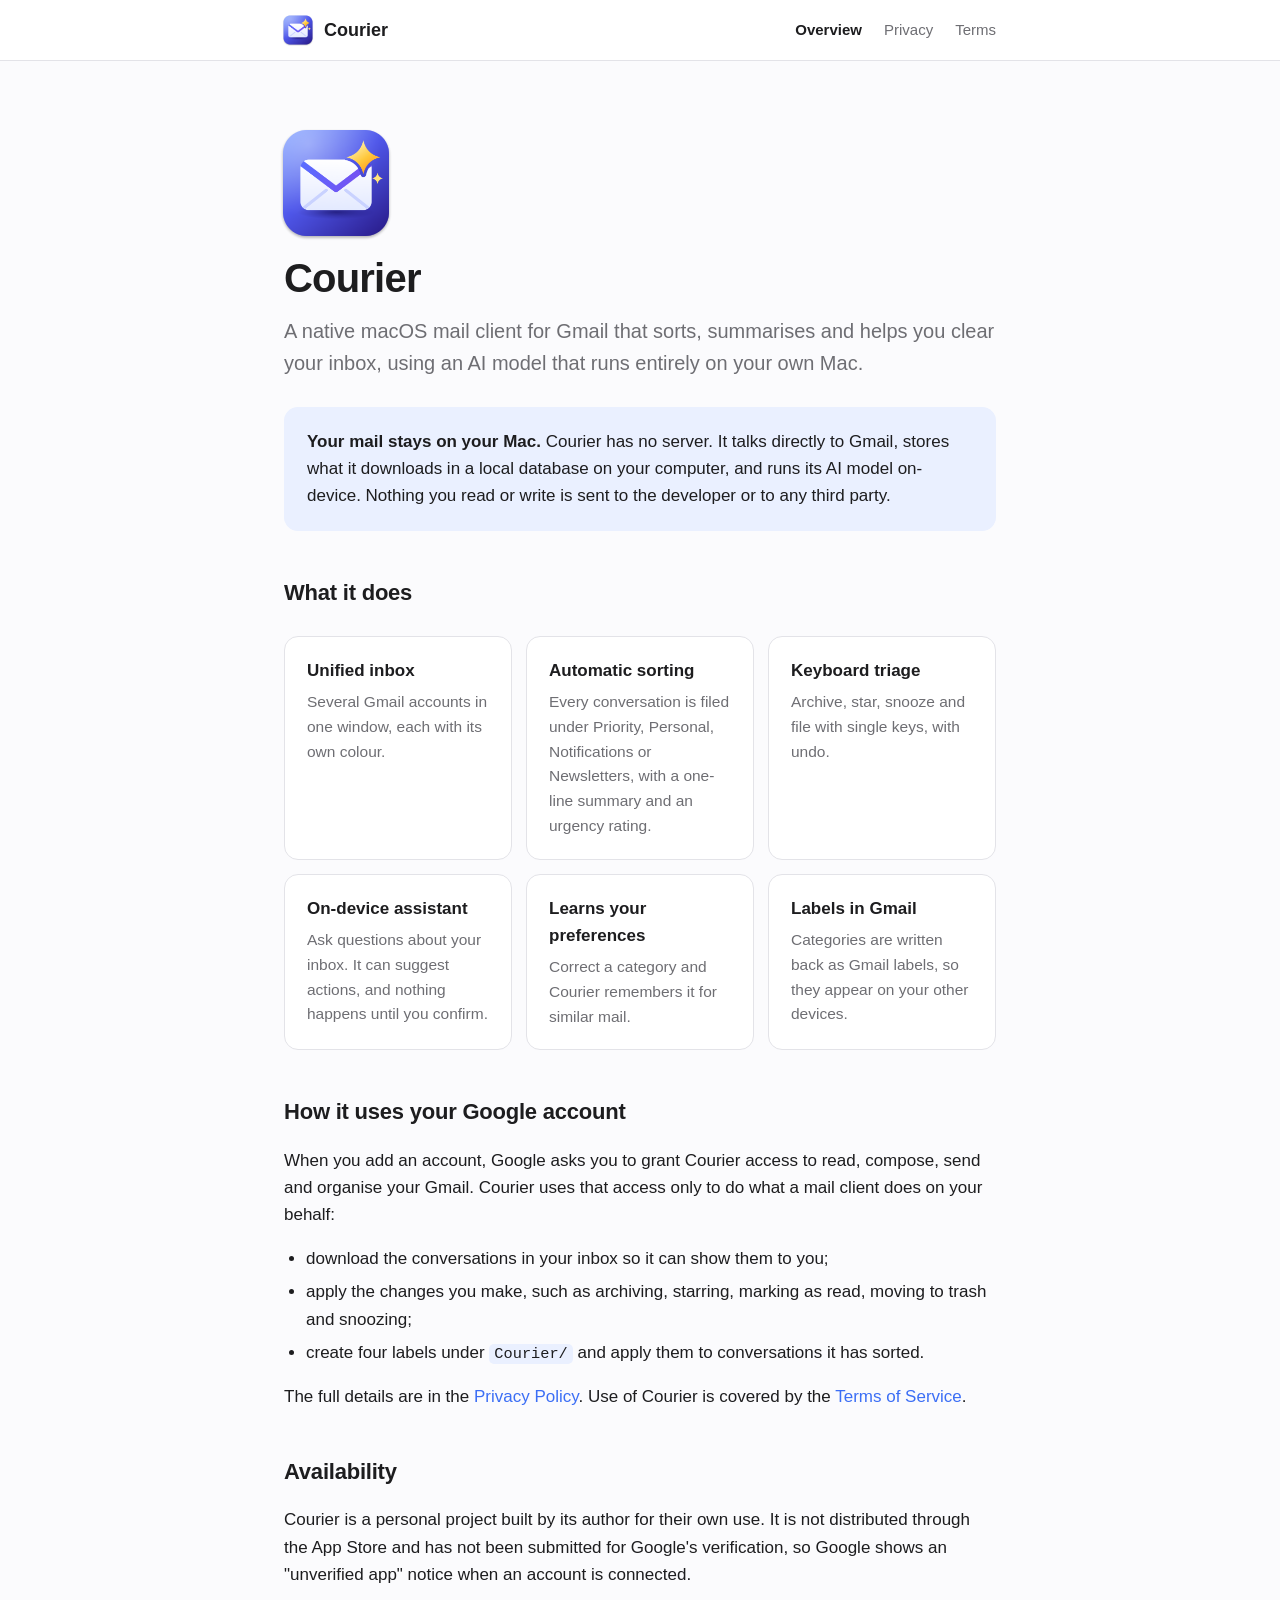
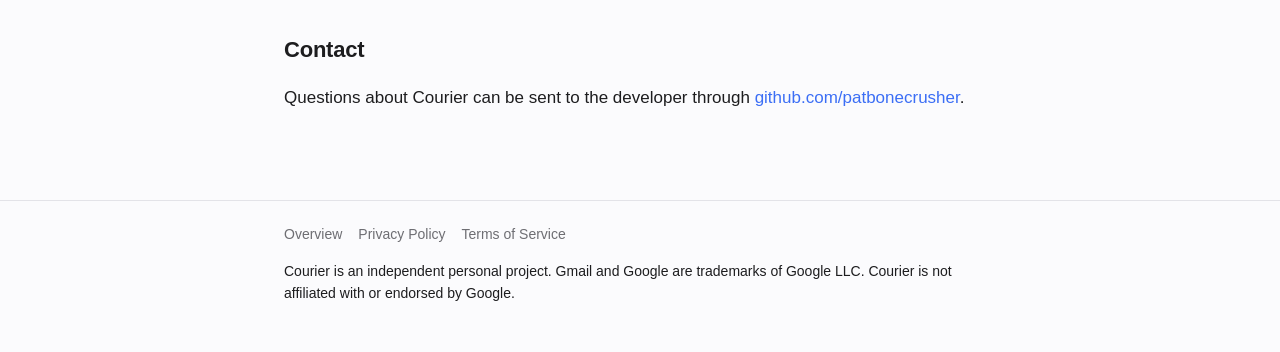
<file: docs/index.html>
<!doctype html>
<html lang="en">
<head>
<meta charset="utf-8">
<meta name="viewport" content="width=device-width, initial-scale=1">
<title>Courier: a private, on-device mail client for Gmail</title>
<meta name="description" content="Courier is a native macOS mail client for Gmail with on-device AI sorting. Your mail never leaves your Mac.">
<link rel="icon" href="icon.svg" type="image/svg+xml">
<link rel="icon" href="icon-32.png" sizes="32x32" type="image/png">
<link rel="apple-touch-icon" href="icon-180.png">
<meta property="og:type" content="website">
<meta property="og:site_name" content="Courier">
<meta property="og:title" content="Courier: a private, on-device mail client for Gmail">
<meta property="og:description" content="Courier is a native macOS mail client for Gmail with on-device AI sorting. Your mail never leaves your Mac.">
<meta property="og:image" content="https://patbonecrusher.github.io/courier-site/social-card.png">
<meta name="twitter:card" content="summary_large_image">
<link rel="stylesheet" href="style.css">
</head>
<body>
<header class="site"><div class="inner">
  <a class="brand" href="./"><img class="mark" src="icon-64.png" alt="" width="36" height="36">Courier</a>
  <nav><a href="./" aria-current="page">Overview</a><a href="privacy.html">Privacy</a><a href="terms.html">Terms</a></nav>
</div></header>
<main>

<img class="hero-icon" src="icon-512.png" alt="Courier app icon" width="132" height="132">
<h1>Courier</h1>
<p class="lede">A native macOS mail client for Gmail that sorts, summarises and helps you clear your inbox, using an AI model that runs entirely on your own Mac.</p>

<div class="card accent">
  <p><strong>Your mail stays on your Mac.</strong> Courier has no server. It talks directly to Gmail, stores what it downloads in a local database on your computer, and runs its AI model on-device. Nothing you read or write is sent to the developer or to any third party.</p>
</div>

<h2>What it does</h2>
<div class="grid">
  <div class="card"><h3>Unified inbox</h3><p>Several Gmail accounts in one window, each with its own colour.</p></div>
  <div class="card"><h3>Automatic sorting</h3><p>Every conversation is filed under Priority, Personal, Notifications or Newsletters, with a one-line summary and an urgency rating.</p></div>
  <div class="card"><h3>Keyboard triage</h3><p>Archive, star, snooze and file with single keys, with undo.</p></div>
  <div class="card"><h3>On-device assistant</h3><p>Ask questions about your inbox. It can suggest actions, and nothing happens until you confirm.</p></div>
  <div class="card"><h3>Learns your preferences</h3><p>Correct a category and Courier remembers it for similar mail.</p></div>
  <div class="card"><h3>Labels in Gmail</h3><p>Categories are written back as Gmail labels, so they appear on your other devices.</p></div>
</div>

<h2>How it uses your Google account</h2>
<p>When you add an account, Google asks you to grant Courier access to read, compose, send and organise your Gmail. Courier uses that access only to do what a mail client does on your behalf:</p>
<ul>
  <li>download the conversations in your inbox so it can show them to you;</li>
  <li>apply the changes you make, such as archiving, starring, marking as read, moving to trash and snoozing;</li>
  <li>create four labels under <code>Courier/</code> and apply them to conversations it has sorted.</li>
</ul>
<p>The full details are in the <a href="privacy.html">Privacy Policy</a>. Use of Courier is covered by the <a href="terms.html">Terms of Service</a>.</p>

<h2>Availability</h2>
<p>Courier is a personal project built by its author for their own use. It is not distributed through the App Store and has not been submitted for Google's verification, so Google shows an "unverified app" notice when an account is connected.</p>

<h2>Contact</h2>
<p>Questions about Courier can be sent to the developer through <a href="https://github.com/patbonecrusher">github.com/patbonecrusher</a>.</p>

</main>
<footer class="site"><div class="inner">
  <a href="./">Overview</a><a href="privacy.html">Privacy Policy</a><a href="terms.html">Terms of Service</a>
  <p>Courier is an independent personal project. Gmail and Google are trademarks of Google LLC. Courier is not affiliated with or endorsed by Google.</p>
</div></footer>
</body>
</html>
</file>
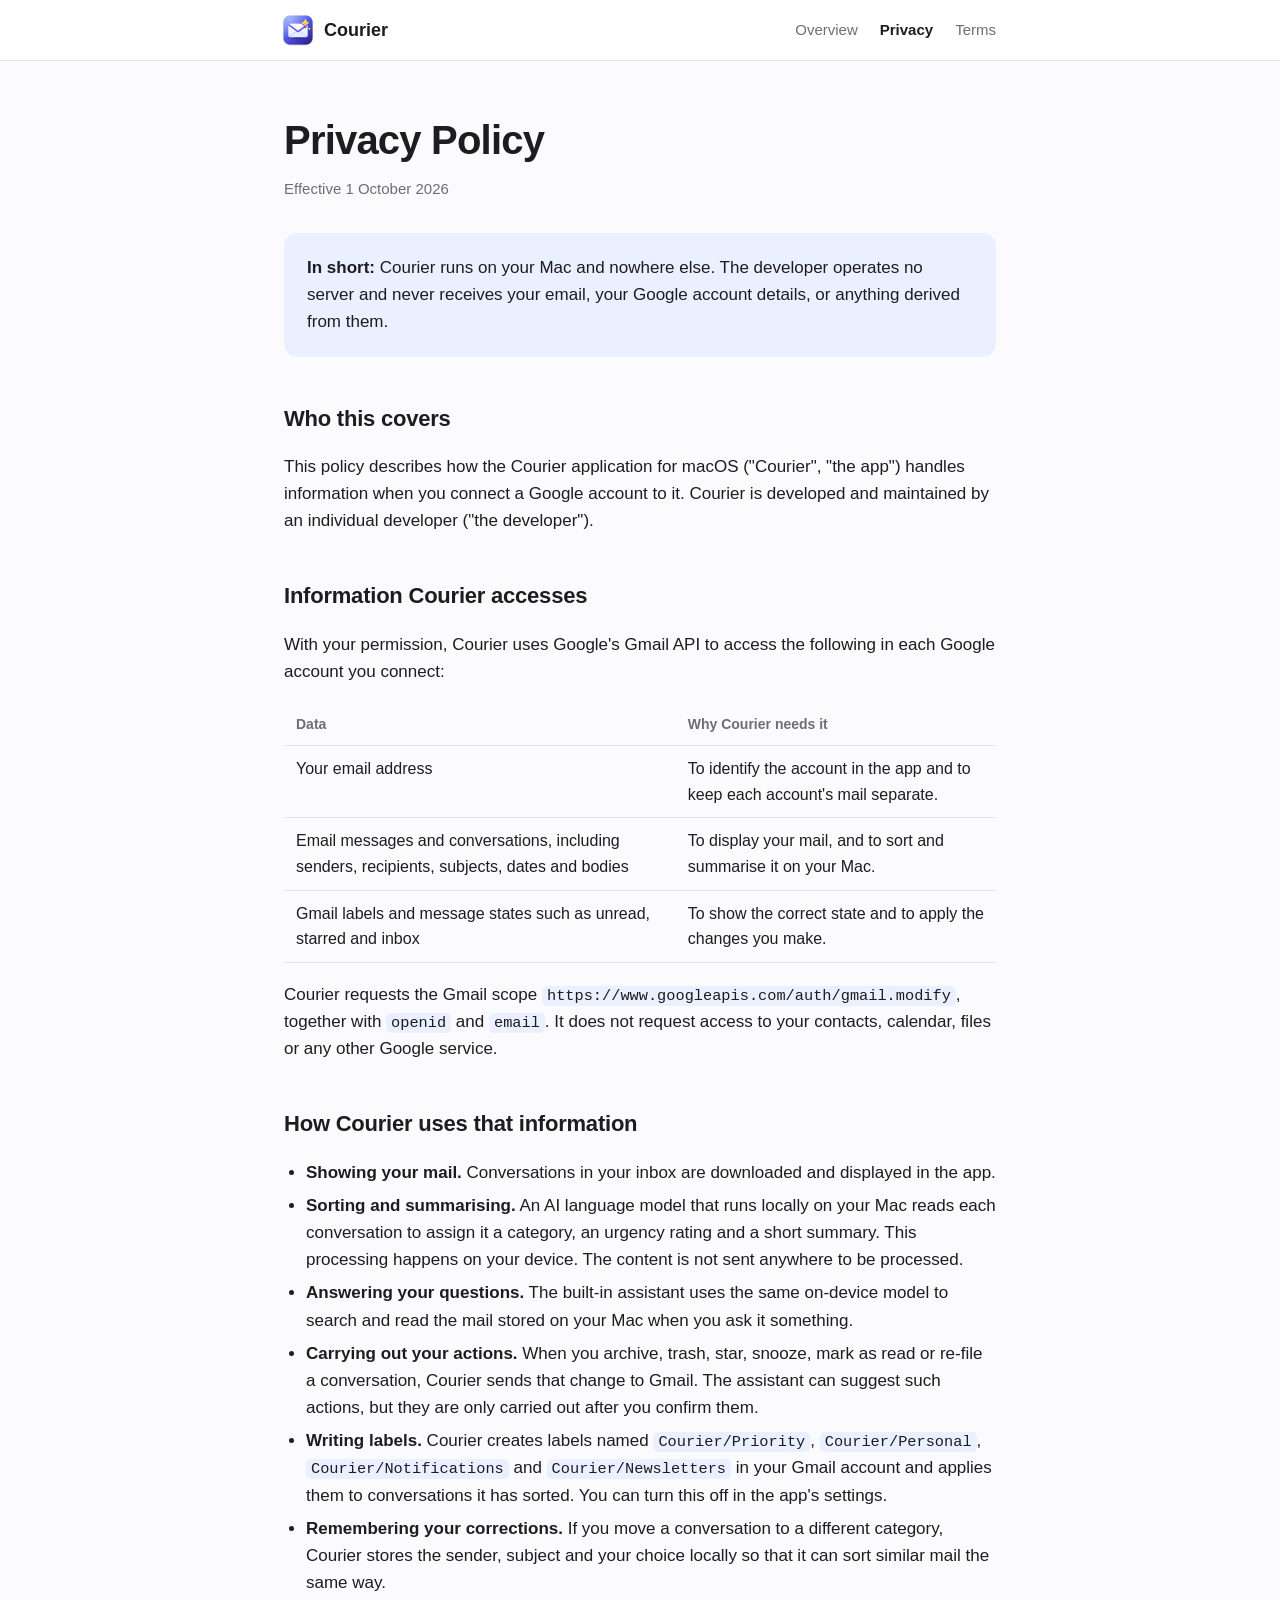
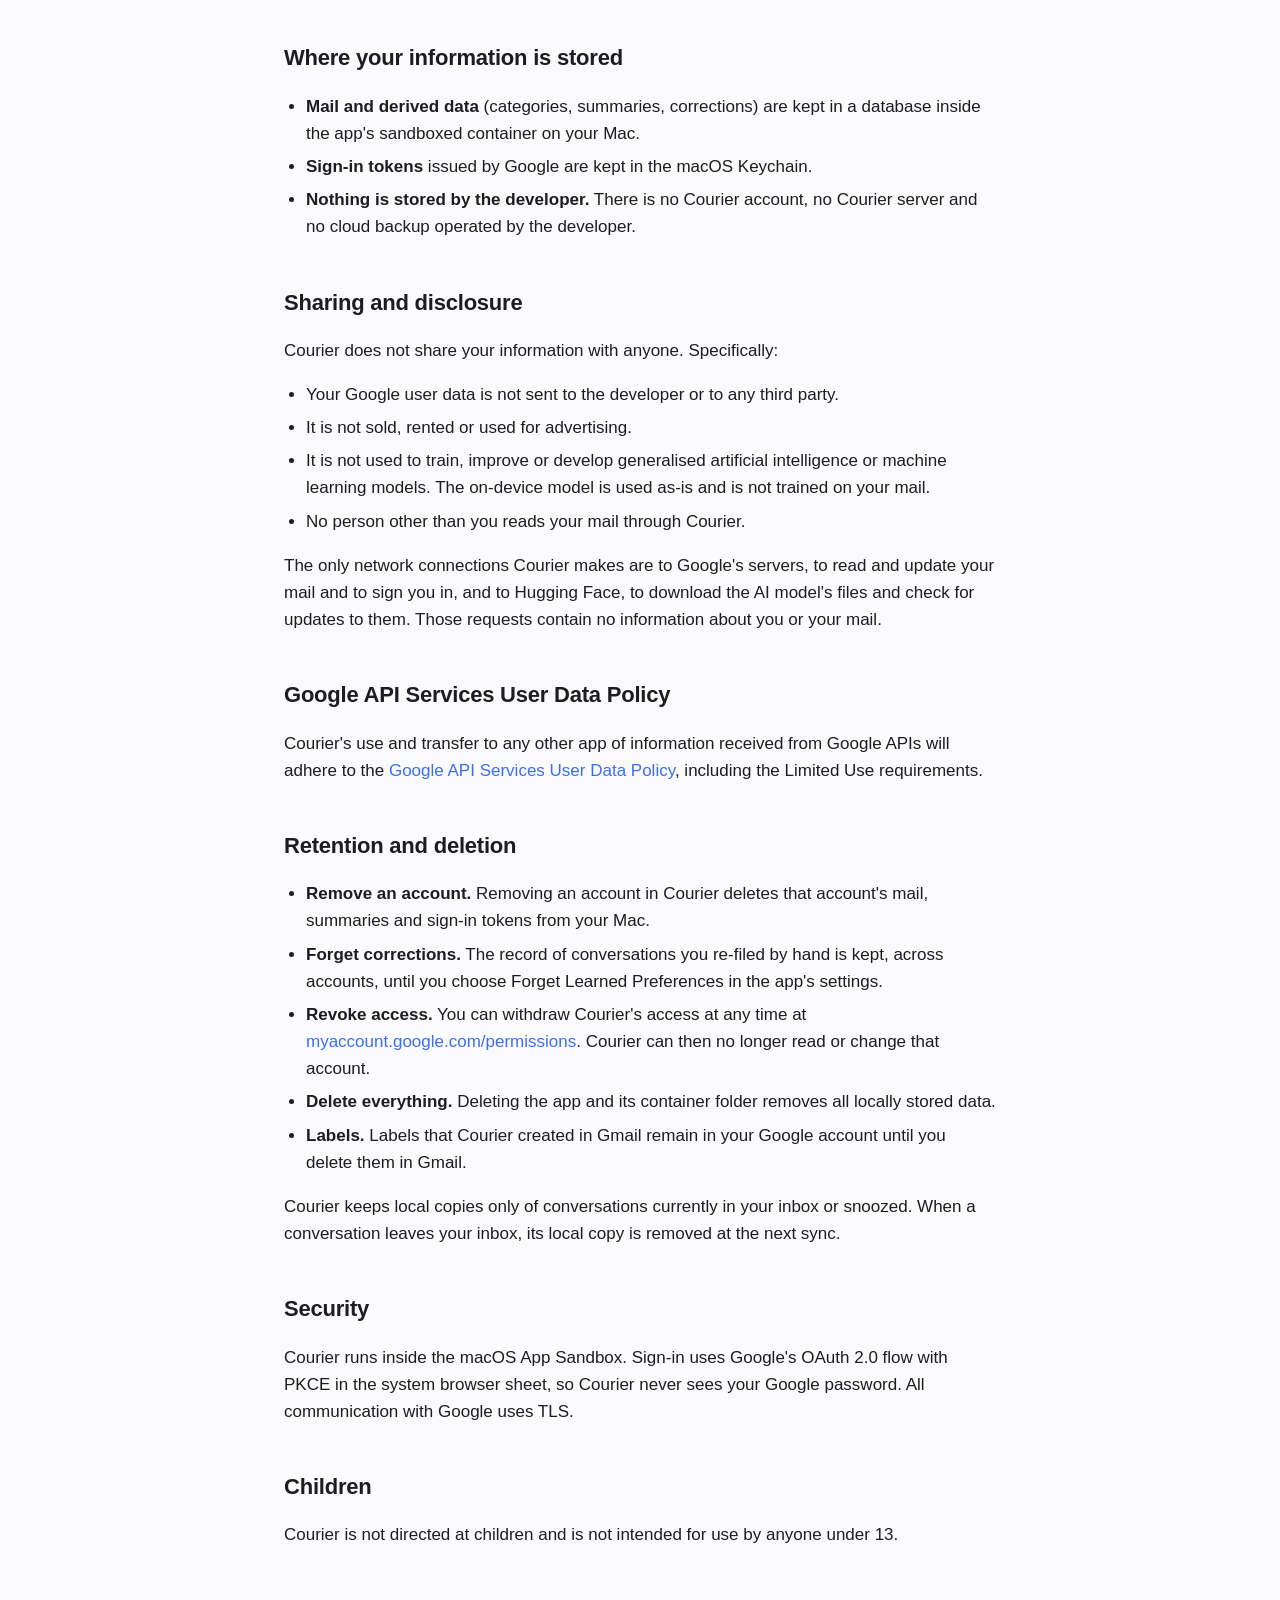
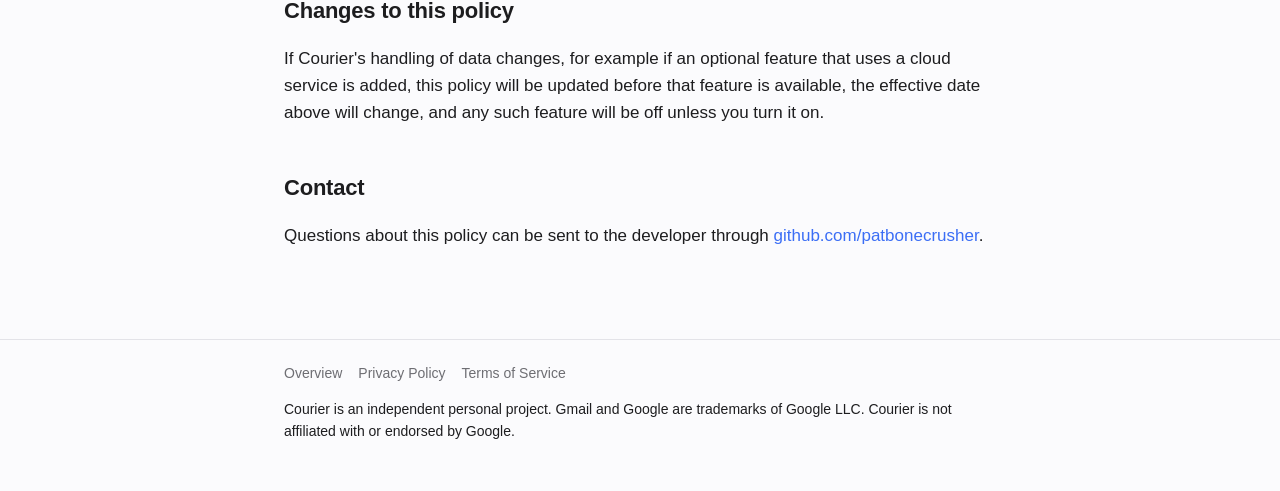
<file: docs/privacy.html>
<!doctype html>
<html lang="en">
<head>
<meta charset="utf-8">
<meta name="viewport" content="width=device-width, initial-scale=1">
<title>Privacy Policy · Courier</title>
<meta name="description" content="How Courier handles Google user data: everything stays on your Mac.">
<link rel="icon" href="icon.svg" type="image/svg+xml">
<link rel="icon" href="icon-32.png" sizes="32x32" type="image/png">
<link rel="apple-touch-icon" href="icon-180.png">
<meta property="og:type" content="website">
<meta property="og:site_name" content="Courier">
<meta property="og:title" content="Privacy Policy · Courier">
<meta property="og:description" content="How Courier handles Google user data: everything stays on your Mac.">
<meta property="og:image" content="https://patbonecrusher.github.io/courier-site/social-card.png">
<meta name="twitter:card" content="summary_large_image">
<link rel="stylesheet" href="style.css">
</head>
<body>
<header class="site"><div class="inner">
  <a class="brand" href="./"><img class="mark" src="icon-64.png" alt="" width="36" height="36">Courier</a>
  <nav><a href="./">Overview</a><a href="privacy.html" aria-current="page">Privacy</a><a href="terms.html">Terms</a></nav>
</div></header>
<main>

<h1>Privacy Policy</h1>
<p class="meta">Effective 1 October 2026</p>

<div class="card accent">
  <p><strong>In short:</strong> Courier runs on your Mac and nowhere else. The developer operates no server and never receives your email, your Google account details, or anything derived from them.</p>
</div>

<h2>Who this covers</h2>
<p>This policy describes how the Courier application for macOS ("Courier", "the app") handles information when you connect a Google account to it. Courier is developed and maintained by an individual developer ("the developer").</p>

<h2>Information Courier accesses</h2>
<p>With your permission, Courier uses Google's Gmail API to access the following in each Google account you connect:</p>
<table>
  <tr><th>Data</th><th>Why Courier needs it</th></tr>
  <tr><td>Your email address</td><td>To identify the account in the app and to keep each account's mail separate.</td></tr>
  <tr><td>Email messages and conversations, including senders, recipients, subjects, dates and bodies</td><td>To display your mail, and to sort and summarise it on your Mac.</td></tr>
  <tr><td>Gmail labels and message states such as unread, starred and inbox</td><td>To show the correct state and to apply the changes you make.</td></tr>
</table>
<p>Courier requests the Gmail scope <code>https://www.googleapis.com/auth/gmail.modify</code>, together with <code>openid</code> and <code>email</code>. It does not request access to your contacts, calendar, files or any other Google service.</p>

<h2>How Courier uses that information</h2>
<ul>
  <li><strong>Showing your mail.</strong> Conversations in your inbox are downloaded and displayed in the app.</li>
  <li><strong>Sorting and summarising.</strong> An AI language model that runs locally on your Mac reads each conversation to assign it a category, an urgency rating and a short summary. This processing happens on your device. The content is not sent anywhere to be processed.</li>
  <li><strong>Answering your questions.</strong> The built-in assistant uses the same on-device model to search and read the mail stored on your Mac when you ask it something.</li>
  <li><strong>Carrying out your actions.</strong> When you archive, trash, star, snooze, mark as read or re-file a conversation, Courier sends that change to Gmail. The assistant can suggest such actions, but they are only carried out after you confirm them.</li>
  <li><strong>Writing labels.</strong> Courier creates labels named <code>Courier/Priority</code>, <code>Courier/Personal</code>, <code>Courier/Notifications</code> and <code>Courier/Newsletters</code> in your Gmail account and applies them to conversations it has sorted. You can turn this off in the app's settings.</li>
  <li><strong>Remembering your corrections.</strong> If you move a conversation to a different category, Courier stores the sender, subject and your choice locally so that it can sort similar mail the same way.</li>
</ul>

<h2>Where your information is stored</h2>
<ul>
  <li><strong>Mail and derived data</strong> (categories, summaries, corrections) are kept in a database inside the app's sandboxed container on your Mac.</li>
  <li><strong>Sign-in tokens</strong> issued by Google are kept in the macOS Keychain.</li>
  <li><strong>Nothing is stored by the developer.</strong> There is no Courier account, no Courier server and no cloud backup operated by the developer.</li>
</ul>

<h2>Sharing and disclosure</h2>
<p>Courier does not share your information with anyone. Specifically:</p>
<ul>
  <li>Your Google user data is not sent to the developer or to any third party.</li>
  <li>It is not sold, rented or used for advertising.</li>
  <li>It is not used to train, improve or develop generalised artificial intelligence or machine learning models. The on-device model is used as-is and is not trained on your mail.</li>
  <li>No person other than you reads your mail through Courier.</li>
</ul>
<p>The only network connections Courier makes are to Google's servers, to read and update your mail and to sign you in, and to Hugging Face, to download the AI model's files and check for updates to them. Those requests contain no information about you or your mail.</p>

<h2>Google API Services User Data Policy</h2>
<p>Courier's use and transfer to any other app of information received from Google APIs will adhere to the <a href="https://developers.google.com/terms/api-services-user-data-policy">Google API Services User Data Policy</a>, including the Limited Use requirements.</p>

<h2>Retention and deletion</h2>
<ul>
  <li><strong>Remove an account.</strong> Removing an account in Courier deletes that account's mail, summaries and sign-in tokens from your Mac.</li>
  <li><strong>Forget corrections.</strong> The record of conversations you re-filed by hand is kept, across accounts, until you choose Forget Learned Preferences in the app's settings.</li>
  <li><strong>Revoke access.</strong> You can withdraw Courier's access at any time at <a href="https://myaccount.google.com/permissions">myaccount.google.com/permissions</a>. Courier can then no longer read or change that account.</li>
  <li><strong>Delete everything.</strong> Deleting the app and its container folder removes all locally stored data.</li>
  <li><strong>Labels.</strong> Labels that Courier created in Gmail remain in your Google account until you delete them in Gmail.</li>
</ul>
<p>Courier keeps local copies only of conversations currently in your inbox or snoozed. When a conversation leaves your inbox, its local copy is removed at the next sync.</p>

<h2>Security</h2>
<p>Courier runs inside the macOS App Sandbox. Sign-in uses Google's OAuth 2.0 flow with PKCE in the system browser sheet, so Courier never sees your Google password. All communication with Google uses TLS.</p>

<h2>Children</h2>
<p>Courier is not directed at children and is not intended for use by anyone under 13.</p>

<h2>Changes to this policy</h2>
<p>If Courier's handling of data changes, for example if an optional feature that uses a cloud service is added, this policy will be updated before that feature is available, the effective date above will change, and any such feature will be off unless you turn it on.</p>

<h2>Contact</h2>
<p>Questions about this policy can be sent to the developer through <a href="https://github.com/patbonecrusher">github.com/patbonecrusher</a>.</p>

</main>
<footer class="site"><div class="inner">
  <a href="./">Overview</a><a href="privacy.html">Privacy Policy</a><a href="terms.html">Terms of Service</a>
  <p>Courier is an independent personal project. Gmail and Google are trademarks of Google LLC. Courier is not affiliated with or endorsed by Google.</p>
</div></footer>
</body>
</html>
</file>
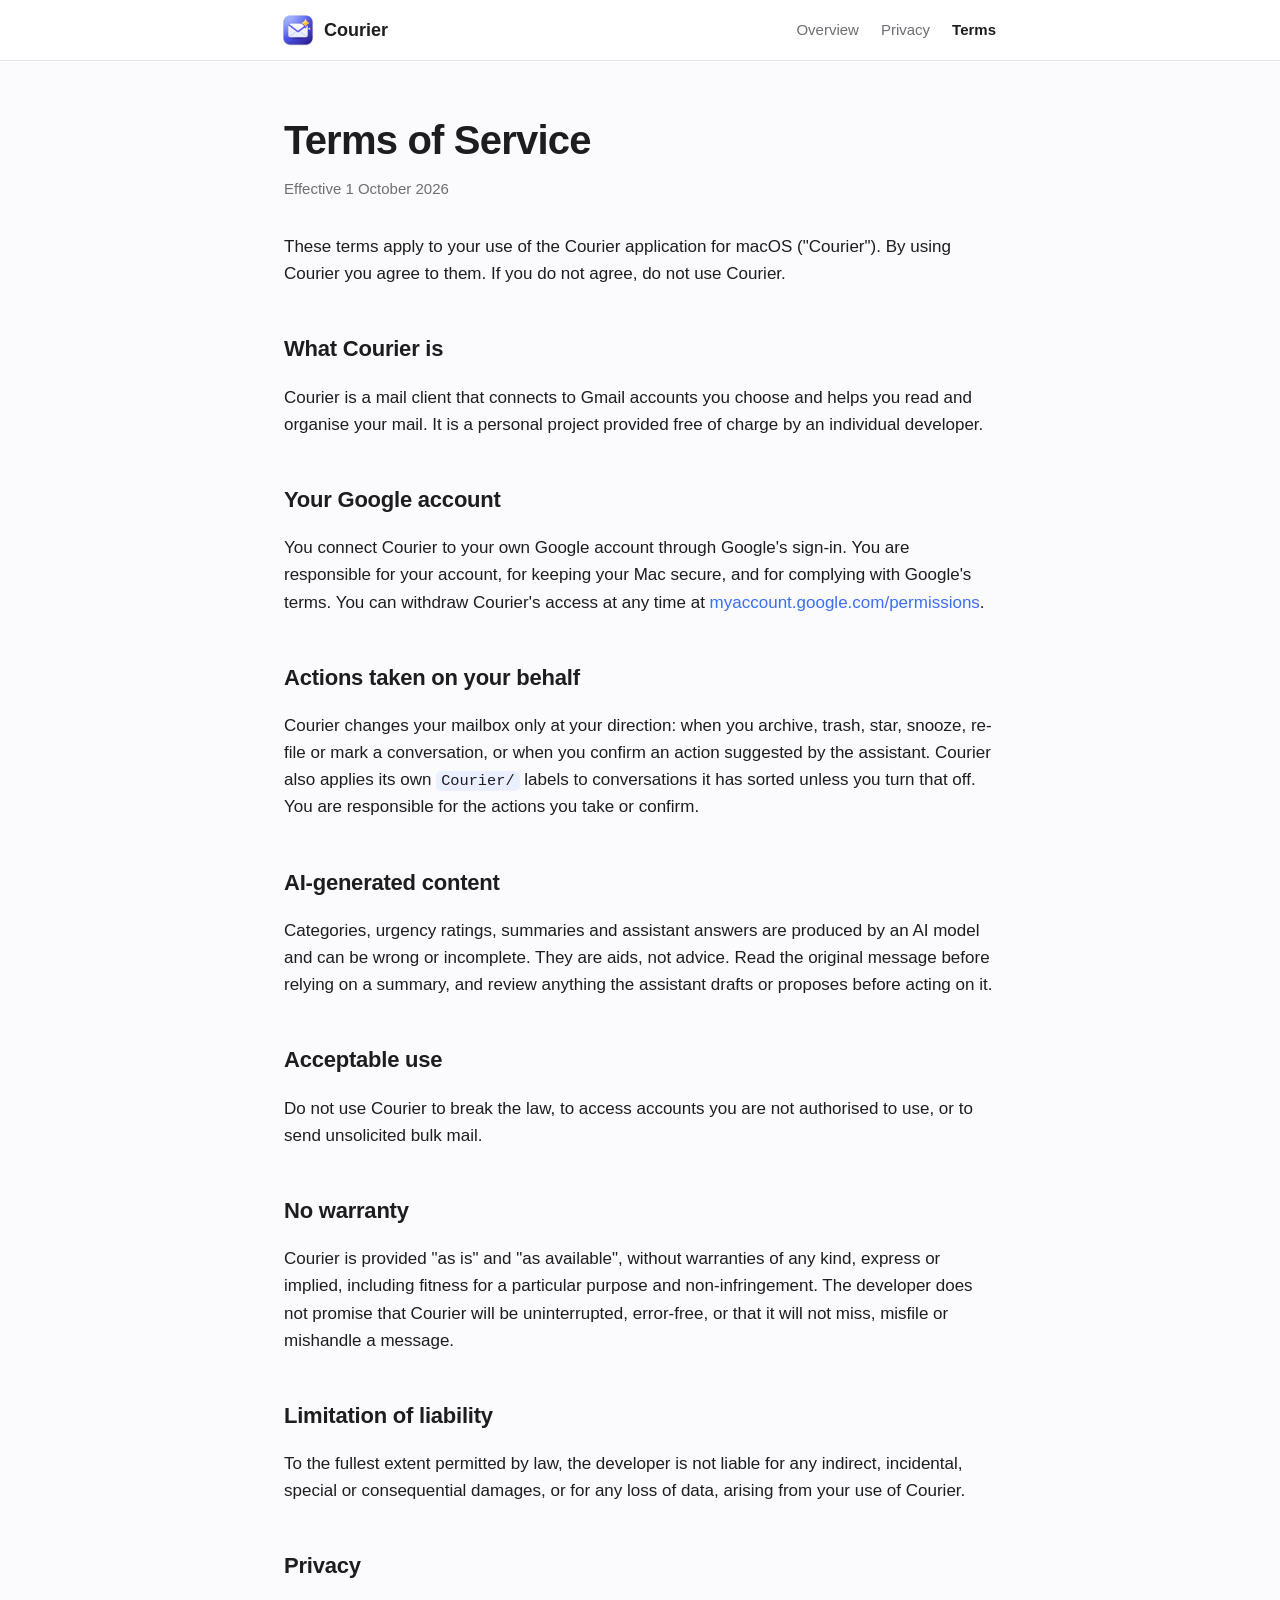
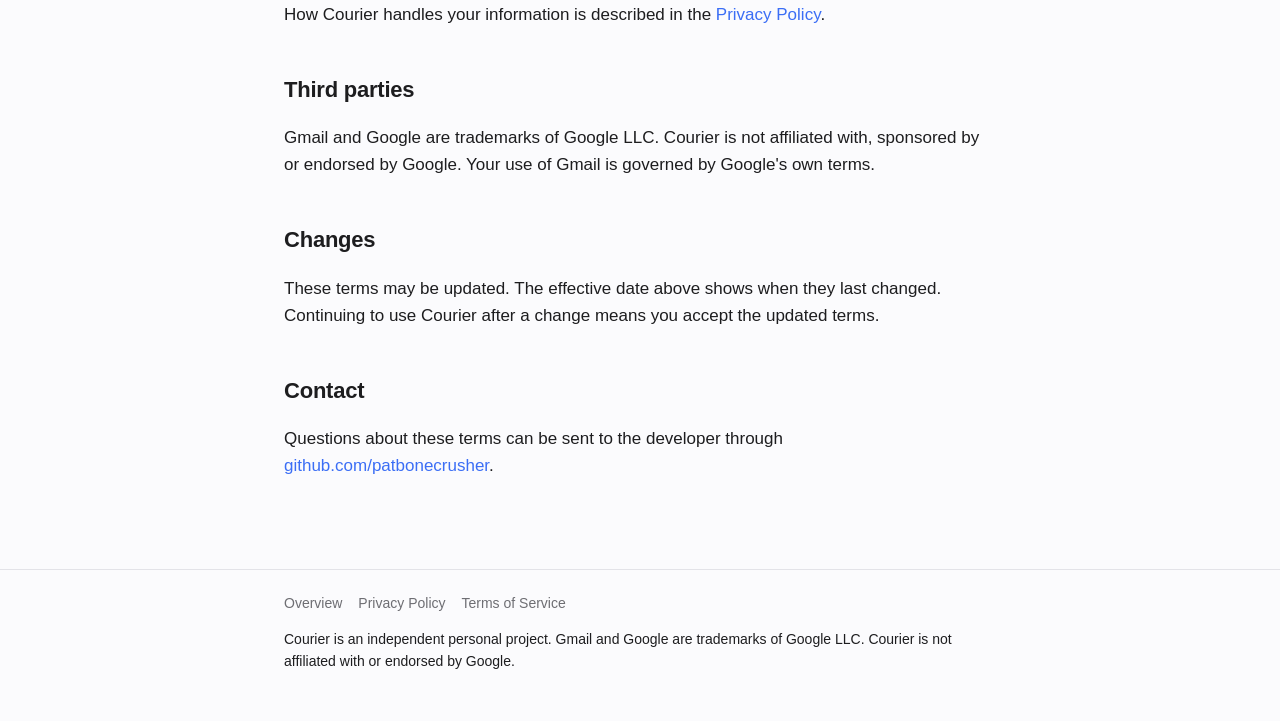
<file: docs/terms.html>
<!doctype html>
<html lang="en">
<head>
<meta charset="utf-8">
<meta name="viewport" content="width=device-width, initial-scale=1">
<title>Terms of Service · Courier</title>
<meta name="description" content="Terms of Service for the Courier mail client.">
<link rel="icon" href="icon.svg" type="image/svg+xml">
<link rel="icon" href="icon-32.png" sizes="32x32" type="image/png">
<link rel="apple-touch-icon" href="icon-180.png">
<meta property="og:type" content="website">
<meta property="og:site_name" content="Courier">
<meta property="og:title" content="Terms of Service · Courier">
<meta property="og:description" content="Terms of Service for the Courier mail client.">
<meta property="og:image" content="https://patbonecrusher.github.io/courier-site/social-card.png">
<meta name="twitter:card" content="summary_large_image">
<link rel="stylesheet" href="style.css">
</head>
<body>
<header class="site"><div class="inner">
  <a class="brand" href="./"><img class="mark" src="icon-64.png" alt="" width="36" height="36">Courier</a>
  <nav><a href="./">Overview</a><a href="privacy.html">Privacy</a><a href="terms.html" aria-current="page">Terms</a></nav>
</div></header>
<main>

<h1>Terms of Service</h1>
<p class="meta">Effective 1 October 2026</p>

<p>These terms apply to your use of the Courier application for macOS ("Courier"). By using Courier you agree to them. If you do not agree, do not use Courier.</p>

<h2>What Courier is</h2>
<p>Courier is a mail client that connects to Gmail accounts you choose and helps you read and organise your mail. It is a personal project provided free of charge by an individual developer.</p>

<h2>Your Google account</h2>
<p>You connect Courier to your own Google account through Google's sign-in. You are responsible for your account, for keeping your Mac secure, and for complying with Google's terms. You can withdraw Courier's access at any time at <a href="https://myaccount.google.com/permissions">myaccount.google.com/permissions</a>.</p>

<h2>Actions taken on your behalf</h2>
<p>Courier changes your mailbox only at your direction: when you archive, trash, star, snooze, re-file or mark a conversation, or when you confirm an action suggested by the assistant. Courier also applies its own <code>Courier/</code> labels to conversations it has sorted unless you turn that off. You are responsible for the actions you take or confirm.</p>

<h2>AI-generated content</h2>
<p>Categories, urgency ratings, summaries and assistant answers are produced by an AI model and can be wrong or incomplete. They are aids, not advice. Read the original message before relying on a summary, and review anything the assistant drafts or proposes before acting on it.</p>

<h2>Acceptable use</h2>
<p>Do not use Courier to break the law, to access accounts you are not authorised to use, or to send unsolicited bulk mail.</p>

<h2>No warranty</h2>
<p>Courier is provided "as is" and "as available", without warranties of any kind, express or implied, including fitness for a particular purpose and non-infringement. The developer does not promise that Courier will be uninterrupted, error-free, or that it will not miss, misfile or mishandle a message.</p>

<h2>Limitation of liability</h2>
<p>To the fullest extent permitted by law, the developer is not liable for any indirect, incidental, special or consequential damages, or for any loss of data, arising from your use of Courier.</p>

<h2>Privacy</h2>
<p>How Courier handles your information is described in the <a href="privacy.html">Privacy Policy</a>.</p>

<h2>Third parties</h2>
<p>Gmail and Google are trademarks of Google LLC. Courier is not affiliated with, sponsored by or endorsed by Google. Your use of Gmail is governed by Google's own terms.</p>

<h2>Changes</h2>
<p>These terms may be updated. The effective date above shows when they last changed. Continuing to use Courier after a change means you accept the updated terms.</p>

<h2>Contact</h2>
<p>Questions about these terms can be sent to the developer through <a href="https://github.com/patbonecrusher">github.com/patbonecrusher</a>.</p>

</main>
<footer class="site"><div class="inner">
  <a href="./">Overview</a><a href="privacy.html">Privacy Policy</a><a href="terms.html">Terms of Service</a>
  <p>Courier is an independent personal project. Gmail and Google are trademarks of Google LLC. Courier is not affiliated with or endorsed by Google.</p>
</div></footer>
</body>
</html>
</file>
<file: docs/style.css>
:root {
  --bg: #fbfbfd;
  --surface: #ffffff;
  --text: #1d1d1f;
  --muted: #6e6e73;
  --line: #e3e3e8;
  --accent: #3b6ef5;
  --accent-soft: #eaf0ff;
}
@media (prefers-color-scheme: dark) {
  :root {
    --bg: #0f1012;
    --surface: #18191c;
    --text: #f2f2f4;
    --muted: #9a9aa2;
    --line: #2a2b30;
    --accent: #7ea2ff;
    --accent-soft: #1b2440;
  }
}
* { box-sizing: border-box; }
html { -webkit-text-size-adjust: 100%; }
body {
  margin: 0;
  background: var(--bg);
  color: var(--text);
  font: 17px/1.6 -apple-system, BlinkMacSystemFont, "SF Pro Text", "Helvetica Neue", Arial, sans-serif;
}
a { color: var(--accent); text-decoration: none; }
a:hover { text-decoration: underline; }
header.site {
  border-bottom: 1px solid var(--line);
  background: var(--surface);
}
header.site .inner, main, footer.site .inner {
  max-width: 760px;
  margin: 0 auto;
  padding: 0 24px;
}
header.site .inner {
  display: flex;
  align-items: center;
  justify-content: space-between;
  height: 60px;
}
.brand {
  display: flex;
  align-items: center;
  gap: 10px;
  font-weight: 650;
  font-size: 18px;
  color: var(--text);
}
.brand:hover { text-decoration: none; }
.mark { width: 36px; height: 36px; display: block; margin: 0 -2px 0 -4px; }
.hero-icon { display: block; margin: 0 0 6px -14px; }
nav a { margin-left: 22px; font-size: 15px; color: var(--muted); }
nav a[aria-current="page"] { color: var(--text); font-weight: 600; }
main { padding-top: 56px; padding-bottom: 72px; }
h1 { font-size: 40px; line-height: 1.15; letter-spacing: -0.02em; margin: 0 0 14px; }
h2 { font-size: 22px; letter-spacing: -0.01em; margin: 44px 0 10px; }
h3 { font-size: 17px; margin: 26px 0 6px; }
p, li { color: var(--text); }
.lede { font-size: 20px; color: var(--muted); margin: 0 0 28px; }
.meta { color: var(--muted); font-size: 15px; margin: 0 0 32px; }
ul { padding-left: 22px; }
li { margin: 6px 0; }
.card {
  background: var(--surface);
  border: 1px solid var(--line);
  border-radius: 14px;
  padding: 20px 22px;
  margin: 22px 0;
}
.card.accent { background: var(--accent-soft); border-color: transparent; }
.card p:first-child { margin-top: 0; }
.card p:last-child { margin-bottom: 0; }
.grid {
  display: grid;
  grid-template-columns: repeat(auto-fit, minmax(220px, 1fr));
  gap: 14px;
  margin: 26px 0;
}
.grid .card { margin: 0; }
.grid h3 { margin-top: 0; }
.grid p { color: var(--muted); font-size: 15.5px; margin: 0; }
table { width: 100%; border-collapse: collapse; margin: 18px 0; font-size: 16px; }
th, td { text-align: left; vertical-align: top; padding: 10px 12px; border-bottom: 1px solid var(--line); }
th { color: var(--muted); font-weight: 600; font-size: 14px; }
code { font: 0.9em ui-monospace, "SF Mono", Menlo, monospace; background: var(--accent-soft); padding: 1px 5px; border-radius: 5px; }
footer.site { border-top: 1px solid var(--line); }
footer.site .inner { padding-top: 22px; padding-bottom: 34px; color: var(--muted); font-size: 14px; }
footer.site a { color: var(--muted); margin-right: 16px; }
</file>
